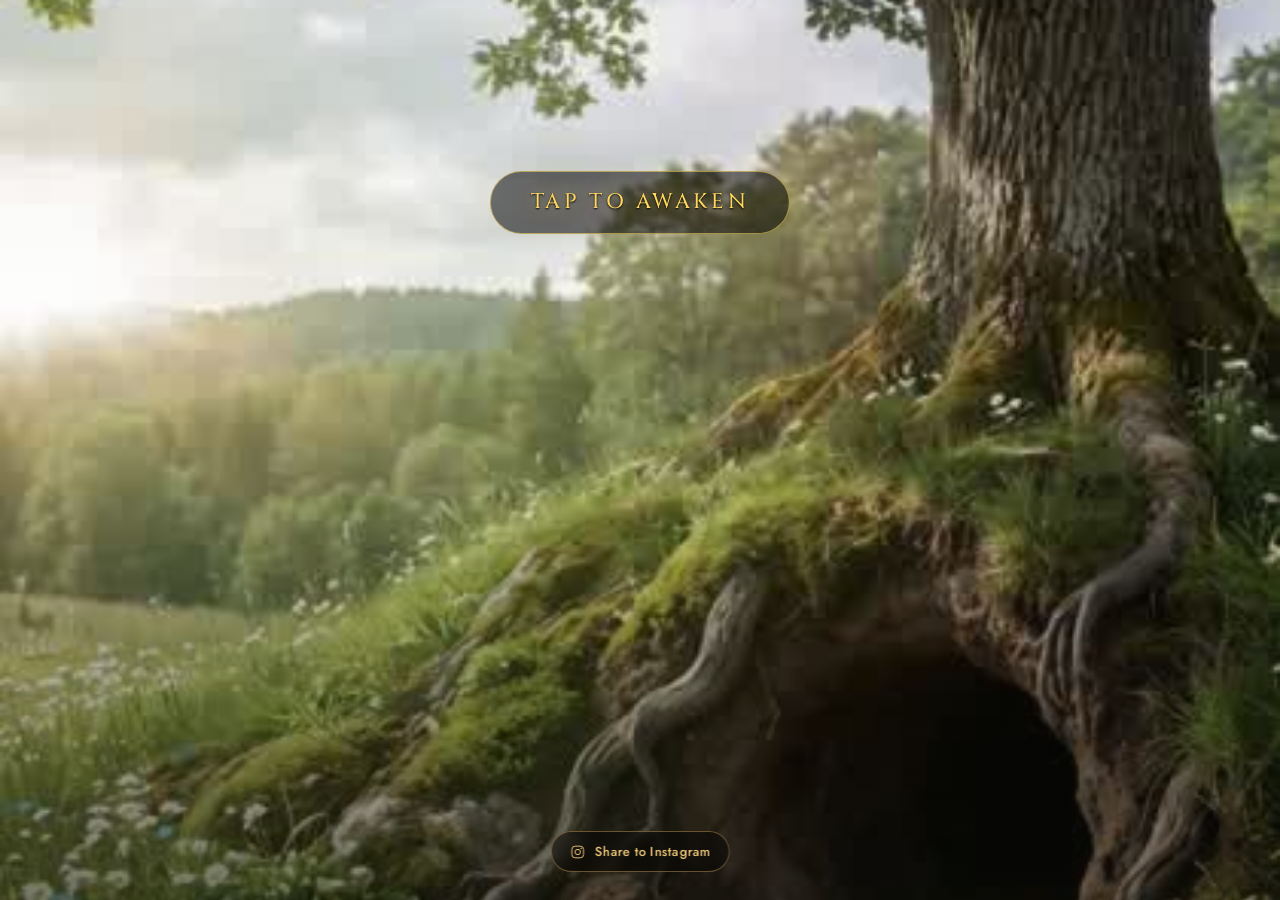
<file: index.html>
<!doctype html>
<html lang="en">
<head>
<meta charset="utf-8">
<title>Soundtrack to Awakening</title>
<meta name="viewport" content="width=device-width, initial-scale=1, maximum-scale=1, viewport-fit=cover">
<meta name="theme-color" content="#000000">
<link rel="icon" href="data:,">
<style>
  @import url('https://fonts.googleapis.com/css2?family=Cinzel:wght@400;500;600&family=Cormorant:ital,wght@0,300;0,400;0,500;0,600;0,700;1,400;1,500;1,700&family=Jost:wght@400;500;600&family=Space+Mono:wght@400;700&display=swap');

  :root{
    --bg:#f5efe1;
    --surface:#fffdf7;
    --ink:#1e2a1c;
    --ink-soft:#4b5744;
    --moss:#5b6b52;
    --gold:#a8762c;
    --gold-bright:#c79640;
    --gold-glow:#e8b96a;
    --root-brown:#6e4b31;
    --mist:#7d8b76;
    --line:rgba(30,42,28,0.15);
    --shadow:rgba(30,42,28,0.22);
    --scrim-top: rgba(15,20,12,0.05);
    --scrim-bottom: rgba(10,14,8,0.55);
  }
  @media (prefers-color-scheme: dark){
    :root:not([data-theme="light"]){
      --bg:#0e1610;
      --surface:#161f17;
      --ink:#f1ead9;
      --ink-soft:#c8d1be;
      --moss:#83936f;
      --gold:#d9ae5c;
      --gold-bright:#f0c878;
      --gold-glow:#f6d48a;
      --root-brown:#b08256;
      --mist:#8fa089;
      --line:rgba(241,234,217,0.14);
      --shadow:rgba(0,0,0,0.55);
      --scrim-top: rgba(0,0,0,0.05);
      --scrim-bottom: rgba(0,0,0,0.65);
    }
  }
  :root[data-theme="dark"]{
    --bg:#0e1610;
    --surface:#161f17;
    --ink:#f1ead9;
    --ink-soft:#c8d1be;
    --moss:#83936f;
    --gold:#d9ae5c;
    --gold-bright:#f0c878;
    --gold-glow:#f6d48a;
    --root-brown:#b08256;
    --mist:#8fa089;
    --line:rgba(241,234,217,0.14);
    --shadow:rgba(0,0,0,0.55);
    --scrim-top: rgba(0,0,0,0.05);
    --scrim-bottom: rgba(0,0,0,0.65);
  }

  *{box-sizing:border-box;}
  html,body{margin:0;padding:0;}
  html{
    background:#000;
  }
  /* Pinned to the viewport purely via inset:0 on a fixed element -- no
     vh/dvh height math at all, so there's no dependency on how any given
     mobile browser resolves dynamic-toolbar viewport units. This is what
     actually guarantees zero gap top/bottom, vs. also setting an explicit
     height alongside inset:0 (over-constrained: the two can disagree by a
     px or more depending on the browser's dvh rounding, which is exactly
     what shows up as a sliver of background above/below the video). */
  body{
    background:#000;
    color:var(--ink);
    font-family:'Jost', 'Trebuchet MS', sans-serif;
    overflow:hidden;
    position:fixed;
    inset:0;
  }

  /* ---- scenes: true full-screen mobile viewport ---- */
  .scene{
    position:fixed; inset:0;
    display:flex;
    flex-direction:column;
    align-items:center;
    justify-content:flex-end;
    opacity:0;
    visibility:hidden;
    transition:opacity 900ms ease;
    text-align:center;
  }
  .scene.active{ opacity:1; visibility:visible; }

  /* Scene 1: portal */
  #scene-portal{
    cursor:pointer;
    background:#0c1108;
  }
  .layer-img{
    position:absolute; inset:0;
    width:100%; height:100%;
    object-fit:cover;
    object-position:58% 42%;
  }
  /* Layer 0: the fallback still is the base layer, always visible from
     first paint (no JS, no load event needed) -- a cold load on a slow
     connection never shows raw black while the loop buffers. The loop
     video sits above it, invisible until it actually fires 'playing'
     (real decoded frames on screen, not just "play() was called"), then
     fades in over the still. If autoplay is blocked entirely the video
     stays hidden and the still just remains the permanent background. */
  #portalLoopFallback{ z-index:1; }
  #portalLoop{
    z-index:2;
    opacity:0;
    transition:opacity 600ms ease;
  }
  #portalLoop.loop-ready{ opacity:1; }
  /* Layer 1: the real transition — plays once, in full, on tap. A longer,
     gentler crossfade (vs. an instant cut) also helps mask the last sliver
     of any residual pixel misalignment between the loop's and the
     transition's independently-generated content -- a slow dissolve reads
     as intentional, a hard cut makes even a couple of px read as a jump.
     The shift wasn't just horizontal offset: measured directly (rendering
     both videos through this exact object-fit/object-position math on a
     canvas and searching jointly over scale AND position against the
     loop's actual frame) showed transition's content is very slightly
     more "zoomed in" than the loop's -- a real, sharply-defined minimum at
     ~99.5% scale + 54% position, not the flat plateaus position-only
     tuning kept finding. transform-origin defaults to the element's own
     center, which is what this math assumes. */
  #transitionVideo{
    z-index:3;
    opacity:0;
    transition:opacity 750ms ease;
    object-position:54% 42%;
    transform:scale(0.995);
  }
  #scene-portal.bursting #transitionVideo{ opacity:1; }
  #scene-portal.bursting #portalLoop,
  #scene-portal.bursting #portalLoopFallback{ opacity:0; transition:opacity 750ms ease; }

  .portal-scrim{
    position:absolute; inset:0;
    z-index:4;
    background:linear-gradient(to bottom, var(--scrim-top) 0%, transparent 38%, var(--scrim-bottom) 100%);
    pointer-events:none;
  }
  /* Fades to solid black as the transition video finishes (timed to land
     exactly on its last frame), covers the cut to the Threshold scene, then
     fades back out to reveal it. Sits above every layer in both scenes. */
  .blackout{
    position:absolute; inset:0;
    z-index:45;
    background:#000;
    opacity:0;
    pointer-events:none;
    transition:opacity 900ms ease;
  }
  #burstCanvas{
    position:absolute; inset:0;
    width:100%; height:100%;
    pointer-events:none;
    z-index:6;
  }
  .tap-hint{
    position:absolute;
    top:calc(env(safe-area-inset-top, 0px) + 19%);
    left:50%;
    transform:translateX(-50%);
    z-index:5;
    margin:0;
    max-width:90%;
    white-space:nowrap;
    text-align:center;
    padding:0.85em 1.9em;
    border-radius:999px;
    border:1px solid rgba(255,215,94,0.55);
    background:rgba(0,0,0,0.525);
    box-shadow:0 0 26px rgba(255,215,94,0.12);
    font-family:'Cinzel', 'Cormorant', serif;
    font-style:normal;
    font-weight:500;
    font-size:clamp(15px, 4.8vw, 21px);
    line-height:1.2;
    letter-spacing:0.17em;
    text-transform:uppercase;
    color:#ffd75e;
    text-shadow:
      0 1px 2px rgba(0,0,0,1),
      0 0 22px rgba(255,215,94,0.5),
      0 0 40px rgba(255,215,94,0.25);
    animation:hintPulse 2600ms ease-in-out infinite;
    transition:opacity 500ms ease;
  }
  #scene-portal.bursting .tap-hint{ opacity:0; animation:none; }
  /* Landing share button. Sits above the burst canvas but below the
     blackout, and fades out with the tap hint once the transition starts. */
  .landing-share{
    position:absolute;
    left:50%;
    bottom:calc(env(safe-area-inset-bottom, 0px) + 28px);
    transform:translateX(-50%);
    z-index:7;
    display:flex;
    align-items:center;
    gap:9px;
    padding:10px 18px;
    white-space:nowrap;
    border-radius:999px;
    border:1px solid rgba(232,185,106,0.4);
    background:rgba(0,0,0,0.45);
    backdrop-filter:blur(6px);
    color:#f0c878;
    font-family:'Jost', sans-serif;
    font-size:13px;
    font-weight:500;
    letter-spacing:0.02em;
    cursor:pointer;
    -webkit-tap-highlight-color:transparent;
    transition:opacity 500ms ease, border-color 200ms ease, background 200ms ease;
  }
  .landing-share:hover, .landing-share:focus-visible{
    border-color:rgba(232,185,106,0.7);
    background:rgba(0,0,0,0.6);
    outline:none;
  }
  .landing-share svg{ width:16px; height:16px; flex:none; }
  #scene-portal.bursting .landing-share{ opacity:0; pointer-events:none; }
  @keyframes hintPulse{
    0%,100%{ opacity:0.6; }
    50%{ opacity:1; }
  }

  /* Scene 2: links — flat true black, no gradient, regardless of light/dark
     mode, so the reveal out of the blackout stays in the same register:
     nothing but the buttons themselves. */
  #scene-links{
    justify-content:center;
    padding:34px 26px calc(34px + env(safe-area-inset-bottom, 0px));
    background:#000;
  }
  .links-list{
    width:100%;
    max-width:280px;
    display:flex;
    flex-direction:column;
    gap:12px;
  }
  .platform-row{
    display:flex;
    align-items:center;
    gap:14px;
    padding:15px 20px;
    border-radius:999px;
    border:1px solid rgba(241,234,217,0.14);
    background:rgba(241,234,217,0.04);
    backdrop-filter:blur(6px);
    text-decoration:none;
    color:#f1ead9;
    transition:border-color 220ms ease, background 220ms ease, transform 220ms ease, box-shadow 220ms ease;
  }
  .platform-row:hover, .platform-row:focus-visible{
    border-color:rgba(232,185,106,0.55);
    background:rgba(232,185,106,0.08);
    transform:translateY(-1px);
    box-shadow:0 8px 24px -12px rgba(232,185,106,0.35);
    outline:none;
  }
  .platform-row .picon{
    flex:none;
    width:19px; height:19px;
    color:#e8b96a;
    opacity:0.92;
  }
  .platform-row .picon svg{ width:100%; height:100%; display:block; }
  .platform-row .pname{
    font-family:'Jost', sans-serif;
    font-size:13.5px;
    font-weight:500;
    letter-spacing:0.02em;
  }
  .share-toast{
    position:fixed;
    left:50%;
    bottom:calc(28px + env(safe-area-inset-bottom, 0px));
    transform:translate(-50%, 12px);
    z-index:250;
    width:max-content;
    max-width:calc(100% - 32px);
    padding:11px 18px;
    border-radius:14px;
    border:1px solid rgba(232,185,106,0.4);
    background:rgba(10,14,8,0.92);
    color:#f1ead9;
    font-family:'Jost', sans-serif;
    font-size:13px;
    line-height:1.45;
    text-align:center;
    opacity:0;
    pointer-events:none;
    transition:opacity 260ms ease, transform 260ms ease;
  }
  .share-toast.show{ opacity:1; transform:translate(-50%, 0); }
  @media (prefers-reduced-motion: reduce){
    .tap-hint{ animation:none !important; }
  }

  .caption{
    font-family:'Space Mono', monospace;
    font-size:10.5px;
    color:var(--mist);
    letter-spacing:0.04em;
    max-width:340px;
    text-align:center;
    line-height:1.6;
  }
  .caption b{ color:var(--ink-soft); font-weight:700; }

  /* ---- return-from-platform popup ---- */
  #returnPopup{
    position:fixed; inset:0;
    z-index:200;
    display:flex;
    align-items:center;
    justify-content:center;
    padding:24px;
    background:rgba(6,9,5,0.72);
    backdrop-filter:blur(6px);
    opacity:0;
    visibility:hidden;
    transition:opacity 320ms ease, visibility 0s linear 320ms;
  }
  #returnPopup.active{
    opacity:1;
    visibility:visible;
    transition:opacity 320ms ease, visibility 0s linear 0s;
  }
  .popup-card{
    position:relative;
    width:100%;
    max-width:340px;
    background:#12160f;
    border:1px solid rgba(232,185,106,0.4);
    border-radius:22px;
    padding:34px 26px 26px;
    text-align:center;
    box-shadow:0 20px 60px -20px rgba(0,0,0,0.8), 0 0 40px rgba(232,185,106,0.1);
    transform:translateY(10px) scale(0.98);
    transition:transform 320ms ease;
  }
  #returnPopup.active .popup-card{ transform:translateY(0) scale(1); }
  .popup-close{
    position:absolute;
    top:14px; right:14px;
    width:30px; height:30px;
    display:flex;
    align-items:center;
    justify-content:center;
    border:none;
    border-radius:50%;
    background:rgba(241,234,217,0.06);
    color:#c8d1be;
    font-size:16px;
    line-height:1;
    cursor:pointer;
  }
  .popup-close:hover{ background:rgba(241,234,217,0.12); color:#f1ead9; }
  .popup-headline{
    margin:0 0 14px;
    font-family:'Cinzel', serif;
    font-weight:600;
    font-size:clamp(19px, 5.6vw, 23px);
    letter-spacing:0.06em;
    color:#f0c878;
    text-shadow:0 0 22px rgba(232,185,106,0.25);
  }
  .popup-body{
    margin:0 0 22px;
    font-family:'Cormorant', serif;
    font-weight:500;
    font-size:16.5px;
    line-height:1.55;
    color:#c8d1be;
  }
  .popup-input{
    width:100%;
    padding:14px 18px;
    margin-bottom:14px;
    border-radius:999px;
    border:1px solid rgba(241,234,217,0.2);
    background:rgba(241,234,217,0.05);
    color:#f1ead9;
    font-family:'Jost', sans-serif;
    font-size:15px;
    text-align:center;
    outline:none;
    transition:border-color 200ms ease, background 200ms ease;
  }
  .popup-input::placeholder{ color:rgba(200,209,190,0.55); }
  .popup-input:focus{ border-color:rgba(232,185,106,0.65); background:rgba(232,185,106,0.06); }
  .popup-input.invalid{ border-color:#c96b5e; }
  .popup-submit{
    width:100%;
    padding:15px 18px;
    border:none;
    border-radius:999px;
    background:linear-gradient(180deg, #f0c878, #c79640);
    color:#191307;
    font-family:'Cinzel', serif;
    font-weight:600;
    font-size:14px;
    letter-spacing:0.08em;
    text-transform:uppercase;
    cursor:pointer;
    box-shadow:0 10px 26px -10px rgba(232,185,106,0.55);
    transition:transform 160ms ease, box-shadow 160ms ease;
  }
  .popup-submit:hover{ transform:translateY(-1px); box-shadow:0 14px 30px -10px rgba(232,185,106,0.65); }
  .popup-submit:active{ transform:translateY(0); }
  .popup-micro{
    margin:14px 0 0;
    font-family:'Space Mono', monospace;
    font-size:10px;
    letter-spacing:0.03em;
    line-height:1.5;
    color:#7d8b76;
  }
  .popup-thanks{
    display:none;
    font-family:'Cormorant', serif;
    font-size:17px;
    line-height:1.6;
    color:#f1ead9;
  }
  #returnPopup.submitted .popup-form,
  #returnPopup.submitted .popup-headline{ display:none; }
  #returnPopup.submitted .popup-thanks{ display:block; }
  .popup-share{
    width:100%;
    margin-top:18px;
    padding:13px 18px;
    display:flex;
    align-items:center;
    justify-content:center;
    gap:10px;
    border-radius:999px;
    border:1px solid rgba(232,185,106,0.4);
    background:transparent;
    color:#f0c878;
    font-family:'Jost', sans-serif;
    font-size:13.5px;
    font-weight:500;
    letter-spacing:0.02em;
    cursor:pointer;
    -webkit-tap-highlight-color:transparent;
    transition:border-color 200ms ease, background 200ms ease;
  }
  .popup-share:hover, .popup-share:focus-visible{
    border-color:rgba(232,185,106,0.7);
    background:rgba(232,185,106,0.08);
    outline:none;
  }
  .popup-share svg{ width:17px; height:17px; flex:none; }
</style>
</head>
<body>

<div class="scene active" id="scene-portal">
  <video id="portalLoop" class="layer-img" autoplay muted loop playsinline preload="auto" poster="assets/fallback.jpg">
    <source src="assets/portal-loop.mp4" type="video/mp4">
  </video>
  <img id="portalLoopFallback" class="layer-img" src="assets/fallback.jpg" alt="">

  <video id="transitionVideo" class="layer-img" playsinline preload="auto" poster="assets/transition-poster.jpg">
    <source src="assets/transition.mp4" type="video/mp4">
  </video>

  <div class="portal-scrim"></div>
  <canvas id="burstCanvas"></canvas>
  <div class="tap-hint">Tap to Awaken</div>
  <button type="button" class="landing-share js-share-ig">
    <svg viewBox="0 0 24 24" fill="none" aria-hidden="true"><rect x="3.25" y="3.25" width="17.5" height="17.5" rx="5" stroke="currentColor" stroke-width="1.4"/><circle cx="12" cy="12" r="4" stroke="currentColor" stroke-width="1.4"/><circle cx="17.2" cy="6.8" r="1" fill="currentColor"/></svg>
    Share to Instagram
  </button>
</div>

<div class="scene" id="scene-links">
  <div class="links-list">
    <a class="platform-row" href="https://open.spotify.com/playlist/3q60u3CUDy7qtsqOvNfjYo?si=x3AwCP9JSoKMZWHvoryJsA" target="_blank" rel="noopener" data-platform="spotify">
      <span class="picon"><svg viewBox="0 0 24 24" fill="none"><circle cx="12" cy="12" r="9.25" stroke="currentColor" stroke-width="1.4"/><path d="M7 10.2c3.2-.8 6.8-.5 9.6 1.1" stroke="currentColor" stroke-width="1.4" stroke-linecap="round"/><path d="M7.6 13.1c2.7-.6 5.6-.4 8 .9" stroke="currentColor" stroke-width="1.4" stroke-linecap="round"/><path d="M8.2 16c2.1-.4 4.3-.3 6.1.7" stroke="currentColor" stroke-width="1.4" stroke-linecap="round"/></svg></span>
      <span class="pname">Spotify</span>
    </a>
    <a class="platform-row" href="https://www.youtube.com/watch?v=K75kcNHNbXE&list=PLVVg7GRZjR65xY-_L7FhlNr16GWGPoWlp" target="_blank" rel="noopener" data-platform="youtube">
      <span class="picon"><svg viewBox="0 0 24 24" fill="none"><rect x="2.75" y="6" width="18.5" height="12" rx="4" stroke="currentColor" stroke-width="1.4"/><path d="M10.3 9.6v4.8l4.4-2.4-4.4-2.4Z" fill="currentColor"/></svg></span>
      <span class="pname">YouTube</span>
    </a>
  </div>
</div>

<div class="blackout" id="blackout"></div>
<div class="share-toast" id="shareToast" role="status" aria-live="polite"></div>

<div id="returnPopup" role="dialog" aria-modal="true" aria-labelledby="popupHeadline">
  <div class="popup-card">
    <button type="button" class="popup-close" id="popupClose" aria-label="Close">&times;</button>
    <h2 class="popup-headline" id="popupHeadline">You Found The Soundtrack.</h2>
    <form class="popup-form" id="popupForm">
      <p class="popup-body">The music was just the first step. Leave your number to receive weekly inspiring messages for your mental health, downloads from beyond the veil, and invites to global synchronized meditations.</p>
      <input class="popup-input" id="popupPhone" name="phone" type="tel" inputmode="tel" autocomplete="tel" placeholder="Enter phone number" required>
      <button type="submit" class="popup-submit">Join The Movement 🐇 →</button>
      <p class="popup-micro">(Direct transmission. No spam. Text STOP anytime.)</p>
    </form>
    <p class="popup-thanks">You're in. Watch your messages &mdash; the next transmission is coming.</p>
    <button type="button" class="popup-share js-share-ig">
      <svg viewBox="0 0 24 24" fill="none" aria-hidden="true"><rect x="3.25" y="3.25" width="17.5" height="17.5" rx="5" stroke="currentColor" stroke-width="1.4"/><circle cx="12" cy="12" r="4" stroke="currentColor" stroke-width="1.4"/><circle cx="17.2" cy="6.8" r="1" fill="currentColor"/></svg>
      Share the Portal on Instagram
    </button>
  </div>
</div>

<script>
(function(){
  var portal = document.getElementById('scene-portal');
  var links = document.getElementById('scene-links');
  var canvas = document.getElementById('burstCanvas');
  var ctx = canvas.getContext('2d');
  var reduced = window.matchMedia('(prefers-reduced-motion: reduce)').matches;

  var portalLoop = document.getElementById('portalLoop');
  var transitionVideo = document.getElementById('transitionVideo');

  // The fallback still (see its CSS comment) is the permanent base layer
  // and needs no JS at all. The loop video only ever needs to reveal
  // itself once it's actually rendering frames -- 'playing' is the event
  // for that, not 'canplay'/'loadeddata', which can fire before a frame
  // has really been decoded and painted on some mobile browsers. If
  // autoplay is blocked outright (iOS Low Power Mode, data saver, etc.)
  // or the source errors, the video just never gets 'loop-ready' and the
  // still quietly remains the permanent background for this load.
  if (portalLoop) {
    portalLoop.addEventListener('playing', function(){
      portalLoop.classList.add('loop-ready');
    });
    var loopAttempt = portalLoop.play();
    if (loopAttempt && loopAttempt.catch) loopAttempt.catch(function(){});
  }

  function sizeCanvas(){
    var rect = portal.getBoundingClientRect();
    canvas.width = rect.width * devicePixelRatio;
    canvas.height = rect.height * devicePixelRatio;
    ctx.setTransform(devicePixelRatio,0,0,devicePixelRatio,0,0);
  }
  window.addEventListener('resize', sizeCanvas);

  // Small spark burst right at the tap point — a touch acknowledgment only.
  // The actual transition is transitionVideo playing through once, full
  // length, with its own embedded audio. (Audio was briefly split into a
  // separate element/file so a longer replacement track could outlast the
  // video, but that introduced its own failure mode: the two elements'
  // play() calls aren't perfectly synchronized, so on some devices/loads
  // they'd drift and the audio could end up finishing early relative to
  // the video. Merged back into one file/element for a single reliable
  // playback clock; revisit decoupling only alongside real synchronization
  // handling if a longer audio track is needed later.)
  var ripples = [];
  var rippleRaf = null;
  function spawnRipple(originX, originY){
    if (reduced) return;
    var colors = ['#f0c878','#e8b96a','#f6d48a','#fff3d9'];
    var count = 15;
    for (var i = 0; i < count; i++) {
      var angle = (i / count) * Math.PI * 2 + Math.random() * 0.35;
      var speed = 0.7 + Math.random() * 1.3;
      ripples.push({
        x: originX, y: originY,
        vx: Math.cos(angle) * speed,
        vy: Math.sin(angle) * speed,
        born: performance.now(),
        size: 1 + Math.random() * 1.6,
        color: colors[i % colors.length]
      });
    }
    if (rippleRaf) return;
    var rect = portal.getBoundingClientRect();
    var LIFE = 900;
    function tick(){
      var now = performance.now();
      ctx.clearRect(0, 0, rect.width, rect.height);
      var alive = false;
      for (var i = ripples.length - 1; i >= 0; i--) {
        var p = ripples[i];
        var age = now - p.born;
        if (age > LIFE) { ripples.splice(i, 1); continue; }
        alive = true;
        p.x += p.vx;
        p.y += p.vy;
        p.vx *= 0.96;
        p.vy *= 0.96;
        var t = age / LIFE;
        ctx.globalAlpha = t < 0.55 ? 1 : 1 - (t - 0.55) / 0.45;
        ctx.fillStyle = p.color;
        ctx.beginPath();
        ctx.arc(p.x, p.y, p.size * (1 - t * 0.3), 0, Math.PI * 2);
        ctx.fill();
      }
      ctx.globalAlpha = 1;
      rippleRaf = alive ? requestAnimationFrame(tick) : null;
    }
    rippleRaf = requestAnimationFrame(tick);
  }

  function goToLinks(){
    portal.classList.remove('active');
    links.classList.add('active');
  }

  // Known length of the transition clip (~7.07s) — used only as a failsafe
  // if 'ended' never fires (autoplay-with-sound blocked, decode error,
  // etc.), so a tap can never leave the visitor stuck on a frozen frame.
  var FALLBACK_DURATION_S = 7.1;
  var END_BUFFER_MS = 400; // fallback's grace period past the expected end
  var entering = false;
  var endHandled = false;
  var fallbackTimer = null;
  var fadeStartTimer = null;
  var blackout = document.getElementById('blackout');

  // Fade to black timed to land on the transition's last frame (started
  // pre-emptively, based on the clip's own reported duration — this is
  // cosmetic and independent of whichever event actually ends the phase
  // below), hold a beat, swap scenes underneath the black so the cut is
  // hidden, then fade back out to reveal the Threshold.
  var FADE_TO_BLACK_MS = 900;
  var HOLD_BLACK_MS = 250;
  var FADE_FROM_BLACK_MS = 700;

  function beginBlackout(){
    blackout.style.transitionDuration = FADE_TO_BLACK_MS + 'ms';
    blackout.style.opacity = '1';
  }

  // Mobile browsers commonly collapse their address-bar chrome on the very
  // gesture that starts the transition, which resizes the visual viewport
  // mid-crossfade -- portal is position:fixed + inset:0, so it (and every
  // layer inside it, all width:100%/height:100% of it) would reflow to the
  // new size while the loop's frozen frame and the transition video's first
  // frame are being compared, showing up as exactly the kind of shift a tap
  // triggers. Freezing portal to its current pixel size for the duration of
  // the transition (overriding inset:0 with an explicit top/left/width/
  // height snapshot) makes it immune to that reflow regardless of cause.
  // Released once we're safely on the links scene.
  function lockStageSize(){
    var vw = window.innerWidth, vh = window.innerHeight;
    portal.style.top = '0px';
    portal.style.left = '0px';
    portal.style.right = 'auto';
    portal.style.bottom = 'auto';
    portal.style.width = vw + 'px';
    portal.style.height = vh + 'px';
  }
  function unlockStageSize(){
    portal.style.top = '';
    portal.style.left = '';
    portal.style.right = '';
    portal.style.bottom = '';
    portal.style.width = '';
    portal.style.height = '';
  }

  // The single real end-of-transition trigger, reached via the video's own
  // 'ended' event (expected path) or the fallback timer (safety net only).
  // Guarded so whichever fires first wins and the other is a no-op.
  function completeTransition(){
    if (endHandled) return;
    endHandled = true;
    if (fallbackTimer) { clearTimeout(fallbackTimer); fallbackTimer = null; }
    if (fadeStartTimer) { clearTimeout(fadeStartTimer); fadeStartTimer = null; }
    // Snap to fully black in case the pre-emptive fade above hasn't
    // finished yet (e.g. the fallback fired because 'ended' never did).
    blackout.style.transitionDuration = '0ms';
    blackout.style.opacity = '1';
    setTimeout(function(){
      goToLinks();
      unlockStageSize();
      setTimeout(function(){
        blackout.style.transitionDuration = FADE_FROM_BLACK_MS + 'ms';
        blackout.style.opacity = '0';
      }, HOLD_BLACK_MS);
    }, 20);
  }

  portal.addEventListener('click', function(e){
    if (entering) return;
    entering = true;

    // First thing, before anything else can run: freeze the stage's pixel
    // size against mid-transition browser-chrome reflow (see
    // lockStageSize's comment above).
    lockStageSize();

    // Synchronous, in-tap .play() call — required for mobile autoplay-
    // with-sound policies. Fires before anything else in this handler,
    // independent of the loop-freeze logic below.
    if (transitionVideo) {
      try { transitionVideo.currentTime = 0; } catch (err) {}
      var p = transitionVideo.play();
      if (p && p.catch) p.catch(function(){});
    }

    // Everything that actually reveals the transition — deferred until the
    // loop is confirmed frozen on its own opening frame (see below).
    function reveal(){
      portal.classList.add('bursting');

      sizeCanvas();
      var rect = portal.getBoundingClientRect();
      var ox = (typeof e.clientX === 'number') ? e.clientX - rect.left : rect.width * 0.5;
      var oy = (typeof e.clientY === 'number') ? e.clientY - rect.top : rect.height * 0.5;
      spawnRipple(ox, oy);

      var durationS = (transitionVideo && transitionVideo.duration && isFinite(transitionVideo.duration))
        ? transitionVideo.duration
        : FALLBACK_DURATION_S;
      var durationMs = Math.round(durationS * 1000);

      if (!reduced) {
        var fadeLeadMs = Math.min(FADE_TO_BLACK_MS, durationMs);
        fadeStartTimer = setTimeout(beginBlackout, Math.max(0, durationMs - fadeLeadMs));
      }
      fallbackTimer = setTimeout(completeTransition, durationMs + END_BUFFER_MS);
    }

    // Freeze the loop on ITS OWN opening frame — not wherever the tap
    // happened to land mid-cycle — so the crossfade always hands off from a
    // frame that actually matches transitionVideo's start. Setting
    // currentTime on a playing video is an ASYNC seek: JS state
    // (currentTime/paused) updates immediately, but the browser hasn't
    // necessarily finished decoding/painting that frame yet — especially on
    // mobile. Pausing first avoids any visible jump from the seek itself;
    // 'seeked' confirms the corrected frame is actually ready to paint
    // before reveal() starts the crossfade. Short timeout fallback in case
    // 'seeked' never fires.
    if (portalLoop) {
      portalLoop.pause();
      var revealed = false;
      var doReveal = function(){
        if (revealed) return;
        revealed = true;
        portalLoop.removeEventListener('seeked', doReveal);
        reveal();
      };
      portalLoop.addEventListener('seeked', doReveal);
      setTimeout(doReveal, 80);
      try { portalLoop.currentTime = 0; } catch (err) { doReveal(); }
    } else {
      reveal();
    }
  });

  if (transitionVideo) {
    transitionVideo.addEventListener('ended', function(){
      if (!entering) return;
      completeTransition();
    });
  }

  // ---- return-from-platform popup ----
  // A visitor who taps Spotify/YouTube leaves this tab (or backgrounds the
  // app, on mobile deep links) and comes back once they're done. We arm a
  // flag on the outbound tap, then catch the return via visibilitychange
  // (the reliable signal for "tab is back on screen") with a focus listener
  // as a fallback for browsers/in-app webviews that don't fire it. Fires
  // fresh on every return trip — dismissing it doesn't suppress the next one.
  //
  // Stores to the LightStorm admin (lightstorm.co/admin -> "Soundtrack
  // Leads") only, for now — deliberately no GHL workflow yet. Backend is
  // hosted on Render, confirmed via the live service's Settings page.
  var LIGHTSTORM_API_BASE = 'https://lightstorm-backend.onrender.com';

  var returnPopup = document.getElementById('returnPopup');
  var popupForm = document.getElementById('popupForm');
  var popupPhone = document.getElementById('popupPhone');
  var popupClose = document.getElementById('popupClose');
  var platformClicked = false;

  var platformRows = document.querySelectorAll('.platform-row');
  for (var i = 0; i < platformRows.length; i++) {
    platformRows[i].addEventListener('click', function(){
      platformClicked = true;
    });
  }

  function openPopup(){
    if (!platformClicked) return;
    platformClicked = false;
    returnPopup.classList.remove('submitted');
    popupForm.reset();
    popupPhone.classList.remove('invalid');
    returnPopup.classList.add('active');
  }
  function closePopup(){
    returnPopup.classList.remove('active');
  }

  document.addEventListener('visibilitychange', function(){
    if (document.visibilityState === 'visible') openPopup();
  });
  window.addEventListener('focus', openPopup);

  popupClose.addEventListener('click', closePopup);
  returnPopup.addEventListener('click', function(e){
    if (e.target === returnPopup) closePopup();
  });
  document.addEventListener('keydown', function(e){
    if (e.key === 'Escape' && returnPopup.classList.contains('active')) closePopup();
  });

  popupForm.addEventListener('submit', function(e){
    e.preventDefault();
    var phone = popupPhone.value.trim();
    var digits = phone.replace(/\D/g, '');
    if (digits.length < 7) {
      popupPhone.classList.add('invalid');
      popupPhone.focus();
      return;
    }
    popupPhone.classList.remove('invalid');

    fetch(LIGHTSTORM_API_BASE + '/api/soundtrack-lead', {
      method: 'POST',
      headers: { 'Content-Type': 'application/json' },
      body: JSON.stringify({ phone: phone })
    }).catch(function(){});

    // Stays open (no auto-close) so the share button below the thanks
    // message is still there to tap.
    returnPopup.classList.add('submitted');
  });

  // ---- share to Instagram ----
  // Offered twice: at the bottom of the landing screen, and again in the
  // return popup once the visitor has actually listened. Instagram has no web share URL
  // (no equivalent of Facebook's sharer.php), so the only no-approval
  // route is the Web Share API: on phones it opens the OS share sheet with
  // a file attached, and Instagram (Stories/Reels/Feed/DMs) is a target.
  // We share the portal loop itself (vertical 9:16, silent, so it drops
  // straight into a Story and people can add their own music), falling
  // back to the still where video file sharing isn't supported. Files are
  // fetched up front because Safari only allows navigator.share() inside
  // the tap itself -- awaiting a fetch first would burn the user
  // activation and the share would be rejected. Desktop browsers can't
  // hand files to Instagram at all, so there we save the video and copy
  // the link instead.
  var SHARE_VIDEO = { src: 'assets/portal-loop.mp4', name: 'soundtrack-to-awakening.mp4', type: 'video/mp4' };
  var SHARE_IMAGE = { src: 'assets/fallback.jpg', name: 'soundtrack-to-awakening.jpg', type: 'image/jpeg' };
  var shareButtons = document.querySelectorAll('.js-share-ig');
  var shareToast = document.getElementById('shareToast');
  var shareFiles = {};
  var toastTimer = null;

  function shareUrl(){
    return location.href.split('#')[0];
  }

  function showToast(msg){
    shareToast.textContent = msg;
    shareToast.classList.add('show');
    if (toastTimer) clearTimeout(toastTimer);
    toastTimer = setTimeout(function(){
      shareToast.classList.remove('show');
    }, 4200);
  }

  function prefetchShareFile(asset){
    if (!window.fetch || typeof File !== 'function') return;
    fetch(asset.src)
      .then(function(res){ return res.ok ? res.blob() : null; })
      .then(function(blob){
        if (blob) shareFiles[asset.src] = new File([blob], asset.name, { type: asset.type });
      })
      .catch(function(){});
  }
  prefetchShareFile(SHARE_VIDEO);
  prefetchShareFile(SHARE_IMAGE);

  function shareableData(asset){
    var file = shareFiles[asset.src];
    if (!file || !navigator.canShare) return null;
    var data = { files: [file], title: 'Soundtrack to Awakening' };
    return navigator.canShare(data) ? data : null;
  }

  function copyLink(){
    if (navigator.clipboard && navigator.clipboard.writeText) {
      return navigator.clipboard.writeText(shareUrl()).then(
        function(){ return true; },
        function(){ return false; }
      );
    }
    return Promise.resolve(false);
  }

  function saveFileFallback(){
    var a = document.createElement('a');
    a.href = SHARE_VIDEO.src;
    a.download = SHARE_VIDEO.name;
    document.body.appendChild(a);
    a.click();
    document.body.removeChild(a);
    copyLink().then(function(copied){
      showToast(copied
        ? 'Video saved & link copied \u2014 post it from Instagram on your phone.'
        : 'Video saved \u2014 post it from Instagram on your phone.');
    });
  }

  function onShareClick(e){
    // The landing button sits inside the portal scene, whose own click
    // handler starts the transition -- keep the share tap from reaching it.
    e.stopPropagation();
    var data = shareableData(SHARE_VIDEO) || shareableData(SHARE_IMAGE);
    if (data) {
      navigator.share(data).catch(function(err){
        // AbortError = the visitor closed the share sheet; nothing to do.
        if (err && err.name !== 'AbortError') saveFileFallback();
      });
    } else {
      saveFileFallback();
    }
  }
  for (var j = 0; j < shareButtons.length; j++) {
    shareButtons[j].addEventListener('click', onShareClick);
  }

  sizeCanvas();
})();
</script>
</body>
</html>
</file>
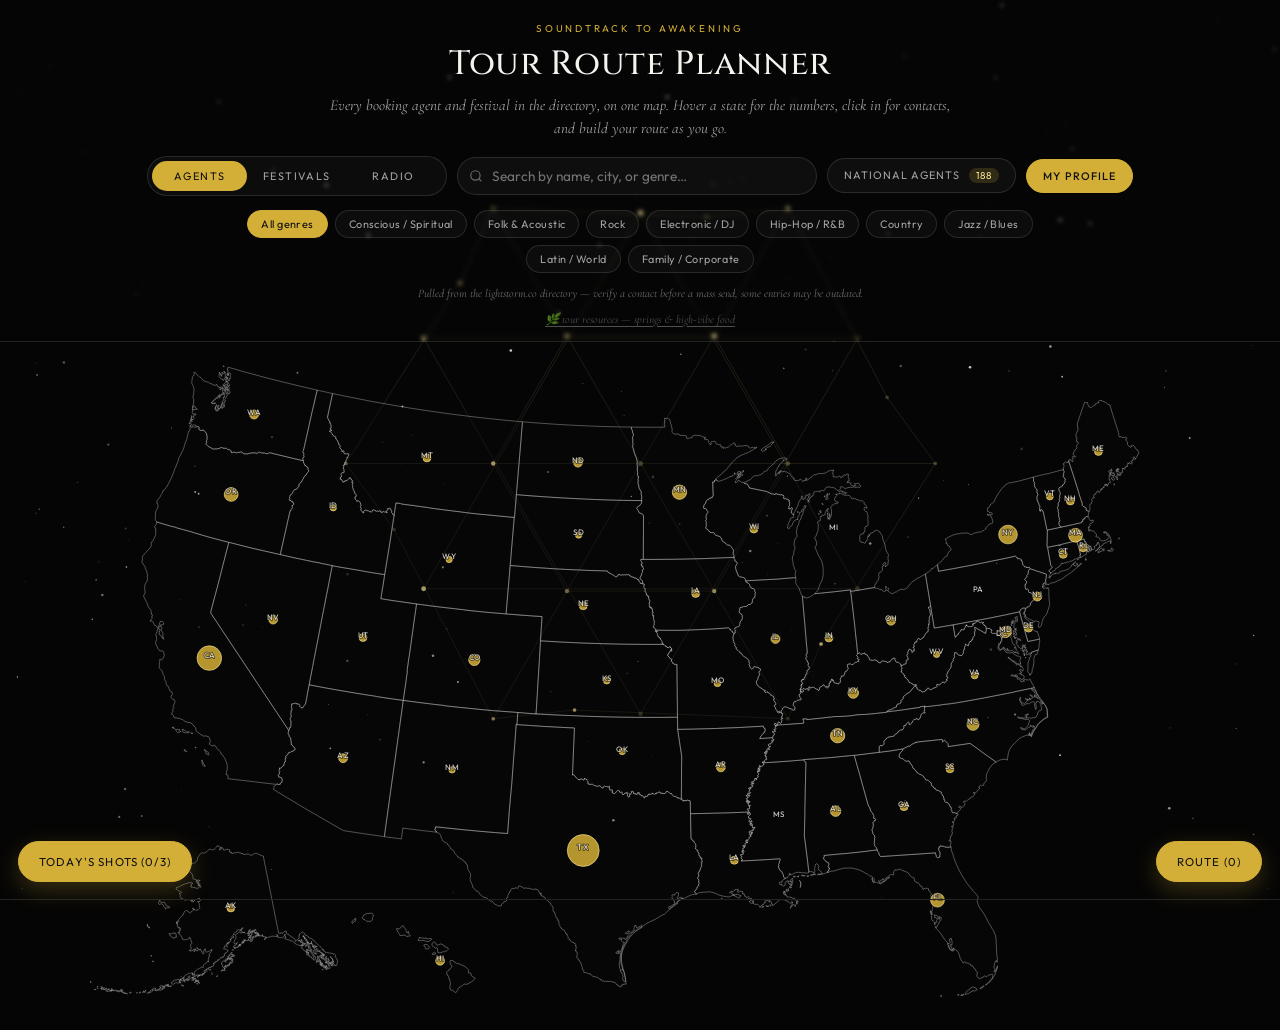
<file: tour-map/index.html>
<!doctype html>
<html lang="en">
<head>
<meta charset="utf-8">
<title>Tour Route Planner — Booking Directory Map</title>
<meta name="viewport" content="width=device-width, initial-scale=1">
<meta name="theme-color" content="#050505">
<meta name="description" content="Interactive US map of booking agents and festivals — plan your tour route and draft outreach in one place.">
<link rel="icon" href="data:,">
<link rel="stylesheet" href="styles.css">
</head>
<body>
  <canvas id="starfield"></canvas>

  <div class="app">
    <header class="topbar">
      <p class="eyebrow">Soundtrack to Awakening</p>
      <h1>Tour Route Planner</h1>
      <p class="sub">Every booking agent and festival in the directory, on one map. Hover a state for the numbers, click in for contacts, and build your route as you go.</p>

      <div class="controls">
        <div class="mode-toggle mode-toggle-3" id="modeToggle">
          <span class="pill" id="modePill"></span>
          <button type="button" data-mode="agents" class="active">Agents</button>
          <button type="button" data-mode="festivals">Festivals</button>
          <button type="button" data-mode="radio">Radio</button>
        </div>

        <div class="search-wrap">
          <svg width="14" height="14" viewBox="0 0 24 24" fill="none" stroke="currentColor" stroke-width="2"><circle cx="11" cy="11" r="8"/><line x1="21" y1="21" x2="16.65" y2="16.65"/></svg>
          <input id="searchInput" type="text" placeholder="Search by name, city, or genre…">
        </div>

        <button class="icon-btn" id="nationalBtn" type="button">National Agents <span class="count-badge" id="nationalCount">0</span></button>
        <button class="icon-btn" id="festivalViewToggle" type="button" style="display:none;">Show approx. map <span class="count-badge" id="festivalApproxCount">0</span></button>
        <button class="icon-btn gold" id="profileBtn" type="button">My Profile</button>
      </div>

      <div class="chips" id="nicheChips"></div>
      <p class="data-note" id="dataNote"></p>
      <button type="button" id="resourcesBtn" class="resources-link">🌿 tour resources — springs &amp; high-vibe food</button>
    </header>

    <div class="main-area">
      <div class="map-stage">
        <svg id="us-map" viewBox="0 0 975 610" preserveAspectRatio="xMidYMid meet" role="img" aria-label="Interactive map of the United States. Tab through states or use search to find booking agents and festivals; press Enter on a state to see its contacts."></svg>
      </div>

      <!-- Festival mode uses this scroll list instead of pins -->
      <div class="festival-scroll" id="festivalScroll" style="display:none;">
        <p class="results-count" id="festivalCount"></p>
        <div class="festival-grid" id="festivalGrid"></div>
      </div>
    </div>
  </div>

  <div class="tooltip" id="tooltip"></div>

  <!-- State / list detail panel -->
  <aside class="side-panel" id="sidePanel" role="dialog" aria-modal="true" aria-labelledby="spTitle">
    <div class="sp-head">
      <div>
        <h2 id="spTitle">—</h2>
        <p class="sp-count" id="spCount"></p>
      </div>
      <button class="sp-close" id="spClose" aria-label="Close">&times;</button>
    </div>
    <div class="sp-body" id="spBody"></div>
  </aside>

  <!-- Route planner -->
  <button class="route-toggle-btn" id="routeToggleBtn" type="button">Route (<span id="routeBtnCount">0</span>)</button>
  <div class="route-drawer" id="routeDrawer" role="dialog" aria-modal="false" aria-label="Your tour route">
    <div class="rd-head">
      <h2>Your Tour Route</h2>
      <div class="rd-head-actions">
        <button class="icon-btn" id="shareRouteBtn" type="button">Share link</button>
        <button class="icon-btn" id="printRouteBtn" type="button">Print itinerary</button>
        <button class="icon-btn" id="exportRouteBtn" type="button">Export CSV</button>
        <button class="icon-btn" id="clearRouteBtn" type="button">Clear all</button>
        <button class="sp-close" id="routeCloseBtn" aria-label="Close">&times;</button>
      </div>
    </div>
    <div class="rd-body" id="rdBody"></div>
  </div>

  <!-- Today's Shots: daily outreach practice -->
  <button class="shots-toggle-btn" id="shotsBtn" type="button">Today's Shots (<span id="shotsBtnCount">0/3</span>)</button>
  <div class="route-drawer shots-drawer" id="shotsDrawer" role="dialog" aria-modal="false" aria-label="Today's shots">
    <div class="rd-head">
      <h2>Today's Shots</h2>
      <div class="rd-head-actions">
        <button class="sp-close" id="shotsCloseBtn" aria-label="Close">&times;</button>
      </div>
    </div>
    <div class="rd-body" id="shotsBody"></div>
  </div>

  <!-- Contact / email modal -->
  <div class="modal-overlay" id="modalOverlay">
    <div class="modal" id="modalContent" role="dialog" aria-modal="true" tabindex="-1"></div>
  </div>

  <div class="toast" id="toast" role="status" aria-live="polite"></div>

  <script src="vendor/d3.min.js"></script>
  <script src="vendor/topojson-client.min.js"></script>
  <script src="data/template-data.js"></script>
  <script src="data/area-codes.js"></script>
  <script src="data/state-centers.js"></script>
  <script src="data/festival-overrides.js"></script>
  <script src="app.js"></script>
</body>
</html>
</file>
<file: tour-map/styles.css>
@import url('https://fonts.googleapis.com/css2?family=Cinzel:wght@400;500;600&family=Cormorant+Garamond:ital,wght@0,400;0,500;0,600;1,400&family=Outfit:wght@300;400;500;600&display=swap');

:root{
  --ls-black:#050505;
  --ls-black-2:#0a0a0a;
  --ls-black-3:#111111;
  --ls-gold:#d4af37;
  --ls-gold-accent:#aa7c11;
  --ls-gold-light:#f9e596;
  --ls-text:#f5f3ee;
  --ls-text-soft:#a3a3a3;
  --ls-text-muted:#6f6f6f;
  --line:rgba(245,243,238,0.12);
}

*{box-sizing:border-box;}
html,body{margin:0;padding:0;}
html{background:var(--ls-black);}
body{
  background:var(--ls-black);
  color:var(--ls-text);
  font-family:'Outfit', -apple-system, BlinkMacSystemFont, sans-serif;
  min-height:100vh;
  overflow-x:hidden;
}

h1,h2,h3,.font-display{font-family:'Cinzel', serif;}
.font-serif{font-family:'Cormorant Garamond', serif;}

a{color:var(--ls-gold-light);}

#starfield{
  position:fixed; inset:0; z-index:0; pointer-events:none; display:block; width:100%; height:100%;
}

.app{
  position:relative; z-index:1;
  min-height:100vh;
  display:flex;
  flex-direction:column;
}

/* ---------- Header ---------- */
.topbar{
  padding:22px 20px 14px;
  text-align:center;
  border-bottom:1px solid var(--line);
  backdrop-filter: blur(2px);
}
.eyebrow{
  font-size:0.62rem; letter-spacing:0.28em; text-transform:uppercase; color:var(--ls-gold);
  margin:0 0 6px;
}
.topbar h1{
  margin:0; font-weight:500; font-size:clamp(1.4rem, 3vw, 2.1rem); color:var(--ls-text);
  letter-spacing:0.02em;
}
.topbar p.sub{
  margin:8px auto 0; max-width:640px; font-family:'Cormorant Garamond', serif; font-style:italic;
  font-size:0.95rem; color:var(--ls-text-soft); line-height:1.5;
}

.controls{
  display:flex; flex-wrap:wrap; align-items:center; justify-content:center; gap:10px;
  margin-top:16px;
}

.mode-toggle{
  position:relative; display:flex; border:1px solid var(--line); background:rgba(255,255,255,0.03);
  border-radius:999px; padding:4px; width:220px;
}
.mode-toggle .pill{
  position:absolute; inset:4px; width:calc(50% - 4px); border-radius:999px; background:var(--ls-gold);
  transition:transform 300ms ease; z-index:0;
}
/* Agents / Festivals / Radio — same pill-slide mechanic as the 2-way
   toggle, just thirds instead of halves. JS sets translateX to 0/100%/200%. */
.mode-toggle-3{ width:300px; }
.mode-toggle-3 .pill{ width:calc(33.333% - 4px); }
.mode-toggle button{
  position:relative; z-index:1; flex:1; background:none; border:none; padding:8px 0; cursor:pointer;
  font-family:'Outfit'; font-size:0.68rem; letter-spacing:0.14em; text-transform:uppercase; color:var(--ls-text-soft);
  transition:color 250ms ease;
}
.mode-toggle button.active{color:#111;}

.search-wrap{position:relative; width:min(360px, 60vw);}
.search-wrap input{
  width:100%; border-radius:999px; border:1px solid var(--line); background:rgba(255,255,255,0.04);
  color:var(--ls-text); padding:9px 16px 9px 34px; font-size:0.85rem; outline:none; font-family:'Outfit';
  transition:border-color 200ms ease;
}
.search-wrap input:focus{border-color:rgba(212,175,55,0.6);}
.search-wrap svg{position:absolute; left:12px; top:50%; transform:translateY(-50%); opacity:0.4;}

.icon-btn{
  border:1px solid var(--line); background:rgba(255,255,255,0.04); color:var(--ls-text-soft);
  border-radius:999px; padding:9px 16px; font-size:0.68rem; letter-spacing:0.1em; text-transform:uppercase;
  cursor:pointer; transition:all 200ms ease; font-family:'Outfit'; white-space:nowrap;
}
.icon-btn:hover{border-color:rgba(212,175,55,0.5); color:var(--ls-gold-light);}
.icon-btn.gold{background:var(--ls-gold); color:#111; border-color:var(--ls-gold); font-weight:500;}
.icon-btn.gold:hover{background:var(--ls-gold-light); border-color:var(--ls-gold-light);}
.icon-btn .count-badge{
  display:inline-block; margin-left:6px; background:rgba(212,175,55,0.18); color:var(--ls-gold-light);
  border-radius:999px; padding:1px 7px; font-size:0.62rem;
}

.chips{display:flex; flex-wrap:wrap; gap:7px; justify-content:center; max-width:900px; margin:14px auto 0; padding:0 12px;}
.chip{
  border:1px solid var(--line); background:rgba(255,255,255,0.03); color:var(--ls-text-soft);
  border-radius:999px; padding:6px 13px; font-size:0.68rem; letter-spacing:0.04em; cursor:pointer;
  transition:all 200ms ease; font-family:'Outfit';
}
.chip:hover{border-color:rgba(212,175,55,0.4);}
.chip.active{background:var(--ls-gold); color:#111; border-color:var(--ls-gold);}

.data-note{
  max-width:600px; margin:12px auto 0; text-align:center; font-size:0.72rem; color:var(--ls-text-muted);
  font-style:italic; font-family:'Cormorant Garamond', serif; line-height:1.4; padding:0 16px;
}

/* ---------- Main layout ---------- */
.main-area{
  flex:1; position:relative; display:flex; min-height:0;
}

.map-stage{
  flex:1; position:relative; display:flex; align-items:center; justify-content:center; padding:10px 10px 30px;
  min-height:480px;
}
#us-map{width:100%; height:auto; max-width:1100px; max-height:72vh;}

/* Translucent by default so the starfield/sacred-geometry canvas behind
   the page (z-index 0, states have no opaque layer between them and it)
   shows through the map's own shape — "asleep" until the map is actually
   touched. #us-map.awakened (set once, on first real interaction with the
   map) restores the normal opaque fill via the plain .state-path rule
   below; :hover/.selected are more specific than either and keep working
   regardless of awake state. */
.state-path{
  fill:rgba(12,12,12,0.3); stroke:rgba(245,243,238,0.55); stroke-width:0.6; cursor:pointer;
  transition:fill 900ms ease, stroke 200ms ease, opacity 250ms ease;
}
#us-map.awakened .state-path{ fill:#0c0c0c; }
.state-path:hover, .state-path:focus-visible{fill:#161616; stroke:var(--ls-gold-light);}
.state-path:focus-visible{outline:2px solid var(--ls-gold); outline-offset:1px;}
.state-path.dimmed{opacity:0.25;}
.state-path.selected{fill:#1a1508; stroke:var(--ls-gold);}

.state-label{
  fill:rgba(245,243,238,0.8); font-family:'Outfit'; font-size:7.5px; font-weight:500; text-anchor:middle;
  pointer-events:none; letter-spacing:0.03em; transition:fill 200ms ease, opacity 200ms ease;
  paint-order:stroke; stroke:rgba(0,0,0,0.6); stroke-width:1.5px; stroke-linejoin:round;
}
.state-label.dimmed{opacity:0.2;}

.state-marker{
  fill:var(--ls-gold); fill-opacity:0.85; stroke:var(--ls-gold-light); stroke-width:0.6; cursor:pointer;
  transition:fill-opacity 200ms ease, r 200ms ease, opacity 250ms ease;
}
.state-marker:hover{fill-opacity:1;}
.state-marker.dimmed{opacity:0.15;}

.state-marker-approx{
  fill:rgba(212,175,55,0.12); stroke:var(--ls-gold-light); stroke-width:1; stroke-dasharray:2 1.6; cursor:pointer;
  transition:fill 200ms ease, r 200ms ease;
}
.state-marker-approx:hover{fill:rgba(212,175,55,0.28);}

.marker-pulse{
  fill:none; stroke:var(--ls-gold); stroke-width:0.8; opacity:0; pointer-events:none;
}
.marker-pulse.animate{animation:pulseRing 2.4s ease-out infinite;}
@keyframes pulseRing{
  0%{ r:4; opacity:0.55; }
  100%{ r:16; opacity:0; }
}

.route-line{
  fill:none; stroke:var(--ls-gold-light); stroke-width:1.4; stroke-dasharray:4 3;
  stroke-linecap:round; filter:drop-shadow(0 0 3px rgba(249,229,150,0.5));
}
.route-node{fill:var(--ls-gold-light); stroke:#111; stroke-width:0.5;}
.route-node-num{fill:#111; font-size:5.5px; font-family:'Outfit'; font-weight:600; text-anchor:middle; pointer-events:none;}

.tooltip{
  position:fixed; z-index:50; pointer-events:none; background:rgba(10,10,10,0.95); border:1px solid var(--line);
  border-radius:10px; padding:9px 13px; font-size:0.75rem; color:var(--ls-text); max-width:220px;
  box-shadow:0 8px 24px rgba(0,0,0,0.5); opacity:0; transition:opacity 120ms ease;
}
.tooltip.show{opacity:1;}
.tooltip .t-title{font-weight:600; color:var(--ls-gold-light); margin-bottom:2px;}
.tooltip .t-sub{color:var(--ls-text-muted); font-size:0.68rem;}

/* ---------- Side panel (state detail / festival list) ---------- */
.side-panel{
  position:fixed; top:0; right:0; height:100vh; width:min(400px, 92vw);
  background:rgba(6,6,6,0.97); border-left:1px solid var(--line); backdrop-filter:blur(6px);
  transform:translateX(100%); transition:transform 320ms cubic-bezier(.2,.8,.2,1);
  z-index:40; display:flex; flex-direction:column;
}
.side-panel.open{transform:translateX(0);}
.side-panel .sp-head{
  padding:18px 18px 12px; border-bottom:1px solid var(--line); display:flex; align-items:flex-start; justify-content:space-between; gap:10px;
}
.side-panel .sp-head h2{margin:0; font-size:1.1rem; color:var(--ls-text); font-weight:500;}
.side-panel .sp-head .sp-count{font-size:0.68rem; color:var(--ls-gold); text-transform:uppercase; letter-spacing:0.1em; margin-top:4px;}
.sp-close{background:none; border:none; color:var(--ls-text-soft); font-size:1.3rem; cursor:pointer; line-height:1; padding:2px 6px;}
.sp-close:hover{color:var(--ls-gold-light);}
.sp-body{flex:1; overflow-y:auto; padding:12px 16px 40px;}

.card{
  border:1px solid var(--line); background:rgba(255,255,255,0.025); border-radius:12px; padding:12px 14px;
  margin-bottom:10px; animation:fadeUp 320ms ease both;
}
@keyframes fadeUp{from{opacity:0; transform:translateY(8px);} to{opacity:1; transform:translateY(0);}}
.card h3{margin:0; font-size:0.88rem; font-weight:500; color:var(--ls-text); flex:1; min-width:0;}
.status-pill{
  flex-shrink:0; border:1px solid var(--line); background:rgba(255,255,255,0.04); color:var(--ls-text-muted);
  border-radius:999px; padding:3px 9px; font-size:0.58rem; letter-spacing:0.04em; text-transform:uppercase;
  cursor:pointer; font-family:'Outfit'; transition:all 180ms ease;
}
.status-pill.status-emailed{border-color:rgba(212,175,55,0.5); color:var(--ls-gold-light); background:rgba(212,175,55,0.08);}
.status-pill.status-booked{border-color:rgba(120,200,140,0.6); color:#8fe0a8; background:rgba(120,200,140,0.1);}
.card .sub{margin:3px 0 0; font-size:0.72rem; color:var(--ls-text-soft);}
.card .genres{margin:5px 0 0; font-size:0.68rem; color:var(--ls-text-muted); line-height:1.4;}
.row-actions{display:flex; flex-wrap:wrap; align-items:center; gap:8px;}
.card .row-actions{margin-top:9px;}
.card .row-actions a, .card .row-actions button, .modal .row-actions a{
  font-size:0.66rem; letter-spacing:0.03em; color:var(--ls-gold-light); background:none; border:1px solid rgba(212,175,55,0.3);
  border-radius:999px; padding:5px 11px; cursor:pointer; font-family:'Outfit'; text-decoration:none; transition:all 180ms ease;
}
.card .row-actions a:hover, .card .row-actions button:hover{background:rgba(212,175,55,0.12); border-color:var(--ls-gold);}
.card .row-actions button.added{background:rgba(212,175,55,0.9); color:#111;}

.empty-msg{color:var(--ls-text-muted); text-align:center; padding:30px 10px; font-size:0.82rem; font-style:italic; font-family:'Cormorant Garamond', serif;}

/* ---------- Route drawer ---------- */
.route-drawer{
  position:fixed; left:0; bottom:0; width:100%; max-height:0; overflow:hidden;
  background:rgba(6,6,6,0.97); border-top:1px solid var(--line); z-index:41;
  transition:max-height 340ms cubic-bezier(.2,.8,.2,1); backdrop-filter:blur(6px);
}
.route-drawer.open{max-height:46vh;}
.rd-head{display:flex; align-items:center; justify-content:space-between; padding:12px 18px; border-bottom:1px solid var(--line);}
.rd-head h2{margin:0; font-size:0.95rem; font-weight:500;}
.rd-head-actions{display:flex; gap:8px; align-items:center;}
.rd-body{padding:10px 18px 26px; overflow-y:auto; max-height:calc(46vh - 50px);}
.route-stop{
  display:flex; align-items:center; gap:10px; padding:9px 10px; border:1px solid var(--line); border-radius:10px;
  background:rgba(255,255,255,0.02); margin-bottom:8px;
}
.route-stop .num{
  width:22px; height:22px; border-radius:50%; background:var(--ls-gold); color:#111; font-size:0.68rem; font-weight:700;
  display:flex; align-items:center; justify-content:center; flex-shrink:0;
}
.route-stop .info{flex:1; min-width:0;}
.route-stop .info .name{font-size:0.82rem; color:var(--ls-text); white-space:nowrap; overflow:hidden; text-overflow:ellipsis;}
.route-stop .info .loc{font-size:0.68rem; color:var(--ls-text-muted);}
.route-stop input[type="date"]{
  background:rgba(255,255,255,0.05); border:1px solid var(--line); color:var(--ls-text); border-radius:6px;
  padding:4px 6px; font-size:0.72rem; font-family:'Outfit'; color-scheme:dark;
}
.route-stop .stop-actions{display:flex; gap:4px;}
.route-stop .stop-actions button{
  background:none; border:1px solid var(--line); color:var(--ls-text-soft); border-radius:6px; width:24px; height:24px;
  cursor:pointer; font-size:0.7rem; line-height:1;
}
.route-stop .stop-actions button:hover{border-color:var(--ls-gold); color:var(--ls-gold-light);}

.route-leg{
  font-size:0.65rem; color:var(--ls-text-muted); padding:2px 0 8px 34px; letter-spacing:0.02em;
}
.route-leg-unknown{font-style:italic;}
.route-suggestions{border-top:1px solid var(--line); margin-top:14px; padding-top:12px;}
.route-suggestions-title{margin:0; font-size:0.65rem; letter-spacing:0.1em; text-transform:uppercase; color:var(--ls-gold);}
.shared-route-banner{
  border:1px solid rgba(212,175,55,0.4); background:rgba(212,175,55,0.06); border-radius:12px;
  padding:14px 16px; margin-bottom:14px;
}
.shared-route-banner p{margin:0 0 10px; font-size:0.8rem; color:var(--ls-text);}
.route-summary{
  font-size:0.68rem; letter-spacing:0.06em; text-transform:uppercase; color:var(--ls-gold-light);
  text-align:center; margin:0 0 12px;
}

.route-toggle-btn{
  position:fixed; right:18px; bottom:18px; z-index:42; border-radius:999px; border:1px solid var(--ls-gold);
  background:var(--ls-gold); color:#111; padding:12px 20px; font-family:'Outfit'; font-size:0.72rem;
  letter-spacing:0.1em; text-transform:uppercase; cursor:pointer; box-shadow:0 8px 24px rgba(212,175,55,0.25);
  transition:transform 200ms ease, opacity 200ms ease;
}
.route-toggle-btn:hover{transform:translateY(-2px);}
/* The drawer it opens is itself fixed to the bottom of the viewport at up
   to 46vh tall, which overlaps this button's own corner — without this,
   the toggle sits on top of the last visible route stop's ↑/↓/× buttons
   (and can intercept clicks meant for them) the whole time the drawer is
   open. :has() lets this stay CSS-only despite the toggle button coming
   before the drawer in the markup (a floating trigger placed next to its
   own panel, not after it). */
body:has(.route-drawer.open) .route-toggle-btn,
body:has(.route-drawer.open) .shots-toggle-btn{opacity:0; pointer-events:none;}

/* ---------- Today's Shots ---------- */
.shots-toggle-btn{
  position:fixed; left:18px; bottom:18px; z-index:42; border-radius:999px; border:1px solid var(--ls-gold);
  background:var(--ls-gold); color:#111; padding:12px 20px; font-family:'Outfit'; font-size:0.72rem;
  letter-spacing:0.1em; text-transform:uppercase; cursor:pointer; box-shadow:0 8px 24px rgba(212,175,55,0.25);
  transition:transform 200ms ease, opacity 200ms ease;
}
.shots-toggle-btn:hover{transform:translateY(-2px);}
.shots-toggle-btn.all-done{background:var(--ls-gold-light); border-color:var(--ls-gold-light);}

.resources-link{
  display:block; margin:10px auto 0; background:none; border:none; cursor:pointer;
  font-family:'Cormorant Garamond', serif; font-style:italic; font-size:0.72rem;
  color:var(--ls-text-muted); text-decoration:underline; text-underline-offset:3px;
  opacity:0.7; transition:opacity 180ms ease;
}
.resources-link:hover{opacity:1; color:var(--ls-text-soft);}

.shots-growth{
  display:flex; align-items:center; gap:14px; padding:14px; margin-bottom:14px;
  border:1px solid rgba(212,175,55,0.3); border-radius:14px; background:rgba(212,175,55,0.05);
}
.growth-icon{width:52px; height:52px; flex-shrink:0;}
.growth-icon.leveled{animation:growthLevelUp 900ms ease;}
@keyframes growthLevelUp{
  0%{ transform:scale(1); filter:drop-shadow(0 0 0 rgba(249,229,150,0)); }
  40%{ transform:scale(1.3); filter:drop-shadow(0 0 10px rgba(249,229,150,0.8)); }
  100%{ transform:scale(1); filter:drop-shadow(0 0 0 rgba(249,229,150,0)); }
}
.shots-growth-text{flex:1; min-width:0;}
.shots-stage-label{font-family:'Cinzel', serif; font-size:0.95rem; color:var(--ls-gold-light); margin-bottom:2px;}
.shots-substat{font-size:0.68rem; color:var(--ls-text-muted); line-height:1.5;}
.shots-intro{font-size:0.78rem; color:var(--ls-text-soft); margin:0 0 14px; line-height:1.5;}

/* ---------- Festival list mode ---------- */
.festival-grid{
  display:grid; grid-template-columns:repeat(auto-fill, minmax(240px,1fr)); gap:10px;
  max-width:1100px; margin:0 auto; padding:6px 16px 60px; width:100%;
}
.festival-scroll{flex:1; overflow-y:auto; width:100%;}
.results-count{text-align:center; font-size:0.65rem; letter-spacing:0.12em; text-transform:uppercase; color:var(--ls-text-muted); margin:14px 0 4px;}

/* ---------- Modal (contact / email) ---------- */
.modal-overlay{
  position:fixed; inset:0; background:rgba(0,0,0,0.7); backdrop-filter:blur(3px); z-index:60;
  display:flex; align-items:center; justify-content:center; opacity:0; pointer-events:none; transition:opacity 220ms ease;
  padding:20px;
}
.modal-overlay.open{opacity:1; pointer-events:auto;}
.modal{
  background:#0a0a0a; border:1px solid var(--line); border-radius:16px; max-width:520px; width:100%;
  max-height:86vh; overflow-y:auto; padding:24px 24px 26px; transform:translateY(14px); transition:transform 220ms ease;
}
.modal-overlay.open .modal{transform:translateY(0);}
.modal h2{margin:0 0 4px; font-size:1.15rem; font-weight:500;}
.modal .m-sub{color:var(--ls-text-soft); font-size:0.8rem; margin:0 0 14px;}
.modal .m-section{margin-top:16px;}
.modal .m-section h4{margin:0 0 8px; font-size:0.65rem; letter-spacing:0.14em; text-transform:uppercase; color:var(--ls-gold);}
.modal textarea{
  width:100%; min-height:120px; background:rgba(255,255,255,0.04); border:1px solid var(--line); color:var(--ls-text-soft);
  border-radius:8px; padding:10px; font-size:0.72rem; font-family:'Space Mono', monospace; line-height:1.5; resize:vertical;
}
.modal .rules-list{margin:0; padding:0; list-style:none; font-size:0.72rem; color:var(--ls-text-soft); line-height:1.7;}
.modal .rules-list li b{color:var(--ls-gold-light); font-weight:500;}
.modal .m-actions{display:flex; flex-wrap:wrap; gap:9px; margin-top:16px;}
.modal-close{
  position:absolute; top:16px; right:20px; background:none; border:none; color:var(--ls-text-soft);
  font-size:1.4rem; cursor:pointer;
}
.modal{position:relative;}
.toggle-line{background:none; border:none; color:var(--ls-gold-light); font-size:0.72rem; cursor:pointer; padding:0; text-decoration:underline; text-underline-offset:3px;}

.profile-form{display:grid; grid-template-columns:1fr; gap:10px;}
.profile-field{display:flex; flex-direction:column; gap:4px;}
.profile-field span{font-size:0.68rem; color:var(--ls-text-soft);}
.profile-field input{
  background:rgba(255,255,255,0.05); border:1px solid var(--line); color:var(--ls-text); border-radius:8px;
  padding:8px 10px; font-size:0.8rem; font-family:'Outfit'; outline:none; transition:border-color 180ms ease;
}
.profile-field input:focus{border-color:rgba(212,175,55,0.6);}

.toast{
  position:fixed; left:50%; bottom:26px; transform:translate(-50%, 20px); background:var(--ls-gold); color:#111;
  padding:10px 20px; border-radius:999px; font-size:0.78rem; font-weight:500; z-index:80; opacity:0;
  transition:all 260ms ease; pointer-events:none; box-shadow:0 8px 24px rgba(0,0,0,0.4);
}
.toast.show{opacity:1; transform:translate(-50%, 0);}

.loading-msg{color:var(--ls-text-muted); text-align:center; padding:60px 20px; font-style:italic; font-family:'Cormorant Garamond', serif;}

@media (max-width: 720px){
  .side-panel{width:100vw;}
  #us-map{max-height:56vh;}
}
</file>
